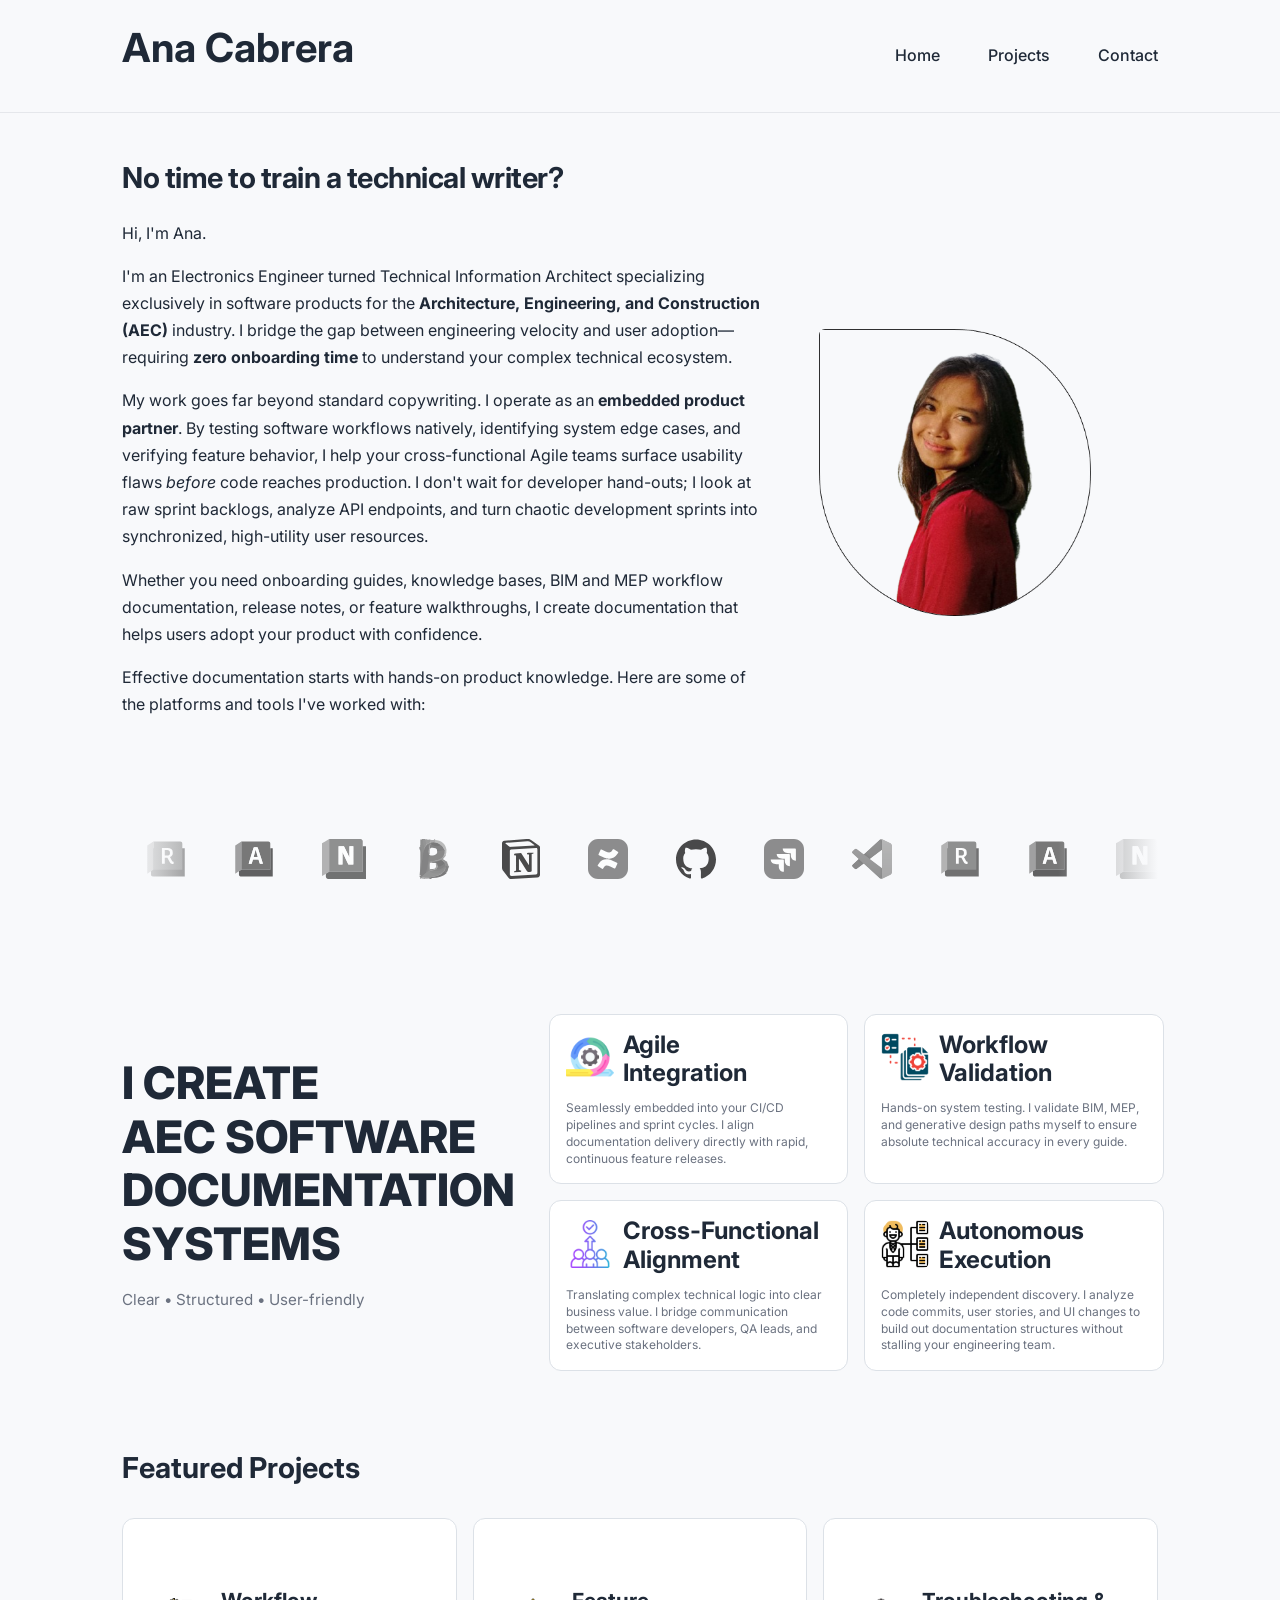
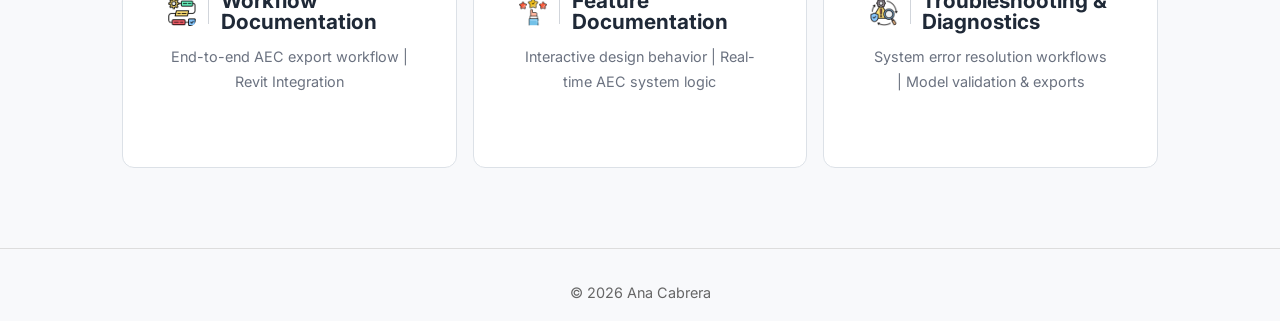
<file: index.html>
<!DOCTYPE html>
<html lang="en">

<head>
  <meta charset="UTF-8">

  <meta
    name="viewport"
    content="width=device-width, initial-scale=1.0"
  >

<link rel="preconnect" href="https://fonts.googleapis.com">
<link rel="preconnect" href="https://fonts.gstatic.com" crossorigin>

<link
  href="https://fonts.googleapis.com/css2?family=Inter:wght@400;500;600;700&display=swap"
  rel="stylesheet"
>

  <title>
    Ana Cabrera | Documentation for AEC Software Products
  </title>

  <link
    rel="stylesheet"
    href="assets/css/style.css"
  >
</head>

<body>
<header>

  <div class="container header-container">

    <h1>Ana Cabrera</h1>

    <nav>
      <a href="index.html">Home</a>
      <a href="projects/index.html">Projects</a>
      <a href="mailto:ana@aectechdocs.com?subject=Inquiry%20via%20AECTechDocs">Contact</a>
    </nav>

  </div>

</header>

<main>
<section>
    <div class="container hero-hook">
      <h2>No time to train a technical writer?</h2>
    </div>
    <div class="container profile-container">
        <div class="profile-container-left">
          <p>Hi, I'm Ana.</p>
          <p>I'm an Electronics Engineer turned Technical Information Architect specializing exclusively in software products for the <b>Architecture, Engineering, and Construction (AEC)</b> industry. I bridge the gap between engineering velocity and user adoption—requiring <b>zero onboarding time</b> to understand your complex technical ecosystem.</p>
          <p>My work goes far beyond standard copywriting. I operate as an <b>embedded product partner</b>. By testing software workflows natively, identifying system edge cases, and verifying feature behavior, I help your cross-functional Agile teams surface usability flaws <i>before</i> code reaches production. I don't wait for developer hand-outs; I look at raw sprint backlogs, analyze API endpoints, and turn chaotic development sprints into synchronized, high-utility user resources.</p>
          <p>Whether you need onboarding guides, knowledge bases, BIM and MEP workflow documentation, release notes, or feature walkthroughs, I create documentation that helps users adopt your product with confidence.</p>
          <p>Effective documentation starts with hands-on product knowledge. Here are some of the platforms and tools I've worked with:</p>
        </div>
        <div class="profile-container-right"><img src="assets/photos/ana.png"></div>
    </div>

</section>

<section class="tools">
    <div class="container">

        <div class="logo-slider">

            <div class="logo-track">
                <div class="logo-set">
                    <div class="logo-item" data-name="Revit">
                        <img src="assets/logos/revit.svg" alt="Revit">
                        <span class="logo-label">Revit</span>
                    </div>

                    <div class="logo-item" data-name="Revit">
                        <img src="assets/logos/autocad.svg" alt="AutoCAD">
                        <span class="logo-label">AutoCAD</span>
                    </div>
                    
                    <div class="logo-item" data-name="Revit">
                        <img src="assets/logos/navisworks.svg" alt="Navisworks">
                        <span class="logo-label">Navisworks</span>
                    </div>

                    <div class="logo-item" data-name="Revit">
                        <img src="assets/logos/bim360.svg" alt="BIM 360">
                        <span class="logo-label">BIM 360</span>
                    </div>

                    <div class="logo-item" data-name="Revit">
                        <img src="assets/logos/notion.svg" alt="Notion">
                        <span class="logo-label">Notion</span>
                    </div>

                    <div class="logo-item" data-name="Revit">
                        <img src="assets/logos/confluence.svg" alt="Confluence">
                        <span class="logo-label">Confluence</span>
                    </div>

                    <div class="logo-item" data-name="Revit">
                        <img src="assets/logos/github.svg" alt="GitHub">
                        <span class="logo-label">GitHub</span>
                    </div>

                    <div class="logo-item" data-name="Revit">
                        <img src="assets/logos/jira.svg" alt="Jira">
                        <span class="logo-label">Jira</span>
                    </div>

                    <div class="logo-item" data-name="Revit">
                        <img src="assets/logos/vscode.svg" alt="VS Code">
                        <span class="logo-label">VS Code</span>
                    </div>

                </div>

                    <!-- duplicate for seamless looping -->

                <div class="logo-set">
                    <div class="logo-item" data-name="Revit">
                        <img src="assets/logos/revit.svg" alt="Revit">
                        <span class="logo-label">Revit</span>
                    </div>

                    <div class="logo-item" data-name="Revit">
                        <img src="assets/logos/autocad.svg" alt="AutoCAD">
                        <span class="logo-label">AutoCAD</span>
                    </div>
                    
                    <div class="logo-item" data-name="Revit">
                        <img src="assets/logos/navisworks.svg" alt="Navisworks">
                        <span class="logo-label">Navisworks</span>
                    </div>

                    <div class="logo-item" data-name="Revit">
                        <img src="assets/logos/bim360.svg" alt="BIM 360">
                        <span class="logo-label">BIM 360</span>
                    </div>

                    <div class="logo-item" data-name="Revit">
                        <img src="assets/logos/notion.svg" alt="Notion">
                        <span class="logo-label">Notion</span>
                    </div>

                    <div class="logo-item" data-name="Revit">
                        <img src="assets/logos/confluence.svg" alt="Confluence">
                        <span class="logo-label">Confluence</span>
                    </div>

                    <div class="logo-item" data-name="Revit">
                        <img src="assets/logos/github.svg" alt="GitHub">
                        <span class="logo-label">GitHub</span>
                    </div>

                    <div class="logo-item" data-name="Revit">
                        <img src="assets/logos/jira.svg" alt="Jira">
                        <span class="logo-label">Jira</span>
                    </div>

                    <div class="logo-item" data-name="Revit">
                        <img src="assets/logos/vscode.svg" alt="VS Code">
                        <span class="logo-label">VS Code</span>
                    </div>

                </div>

            </div>
        </div>
    </div>
</section>

<section class="skills">
  <div class="container skills-container">

    <!-- LEFT COLUMN -->
    <div class="skills-left">
      <div class="skills-left-content">
        <h2>I CREATE <br>AEC SOFTWARE DOCUMENTATION SYSTEMS</h2>
        <p>Clear • Structured • User-friendly</p>
      </div>
    </div>

    <!-- RIGHT COLUMN -->
    <div class="skills-right">

      <div class="skill-card">
        <div class="skill-card-header">
          <img src="assets/icons/agile.png" alt="Agile">
          <h3>Agile <br>Integration</h3>
        </div>
        <p>Seamlessly embedded into your CI/CD pipelines and sprint cycles. I align documentation delivery directly with rapid, continuous feature releases.</p>
      </div>

      <div class="skill-card">
        <div class="skill-card-header">
          <img src="assets/icons/validation.png" alt="Validation">
          <h3>Workflow Validation</h3>
        </div>
        <p>Hands-on system testing. I validate BIM, MEP, and generative design paths myself to ensure absolute technical accuracy in every guide.</p>       
      </div>

      <div class="skill-card">
        <div class="skill-card-header">
          <img src="assets/icons/alignment.png" alt="Alignment">
          <h3>Cross-Functional Alignment</h3>
        </div>
        <p>Translating complex technical logic into clear business value. I bridge communication between software developers, QA leads, and executive stakeholders.</p>
      </div>

      <div class="skill-card">
        <div class="skill-card-header">
          <img src="assets/icons/proactive.png" alt="Proactive">
          <h3>Autonomous Execution</h3>
        </div>
        <p>Completely independent discovery. I analyze code commits, user stories, and UI changes to build out documentation structures without stalling your engineering team.</p>
      </div>

    </div>

  </div>
</section>

<section>
  <div class="container">

    <h2>Featured Projects</h2>

    <div class="project-grid">

      <div class="project-card">
        <div class="project-card-inner">

          <div class="project-card-front">
            <div class="project-card-header">
              <img src="assets/icons/workflow.png" alt="Workflow icon">
              <span class="divider"></span>
              <h3>Workflow Documentation</h3>
            </div>
            <p>End-to-end AEC export workflow | Revit Integration</p>
          </div>

          <div class="project-card-back">
            <p>
              Guides users through a complete process of transferring generated design outputs into a construction modeling environment, ensuring accuracy and continuity between systems.
            </p>
            <a href="projects/hardware-network-setup/" class="project-btn">Open Project</a>
          </div>

        </div>
      </div>

      <div class="project-card">
        <div class="project-card-inner">

          <div class="project-card-front">
            <div class="project-card-header">
              <img src="assets/icons/feature.png" alt="Feature icon">
              <span class="divider"></span>
              <h3>Feature Documentation</h3>
            </div>
            <p>Interactive design behavior | Real-time AEC system logic</p>
          </div>

          <div class="project-card-back">
            <p>
              Explains how users interact with a core system feature, detailing how inputs, controls, and rules shape outcomes within a spatial design workflow.
            </p>
            <a href="projects/hardware-network-setup/" class="project-btn">Open Project</a>
          </div>

        </div>
      </div>

      <div class="project-card">
        <div class="project-card-inner">

          <div class="project-card-front">
            <div class="project-card-header">
              <img src="assets/icons/troubleshooting.png" alt="Troubleshooting icon">
              <span class="divider"></span>
              <h3>Troubleshooting & Diagnostics</h3>
            </div>
            <p>System error resolution workflows | Model validation & exports</p>
          </div>

          <div class="project-card-back">
            <p>
              A structured troubleshooting documentation with general and cause-specific guidelines across multiple articles for clearer and faster issue resolution.
            </p>
            <a href="projects/hardware-network-setup/" class="project-btn">Open Project</a>
          </div>

        </div>
      </div>

    </div>

  </div>
</section>

</main>
<footer>

  <p>
    © 2026 Ana Cabrera
  </p>

</footer>
</body>

</html>
</file>
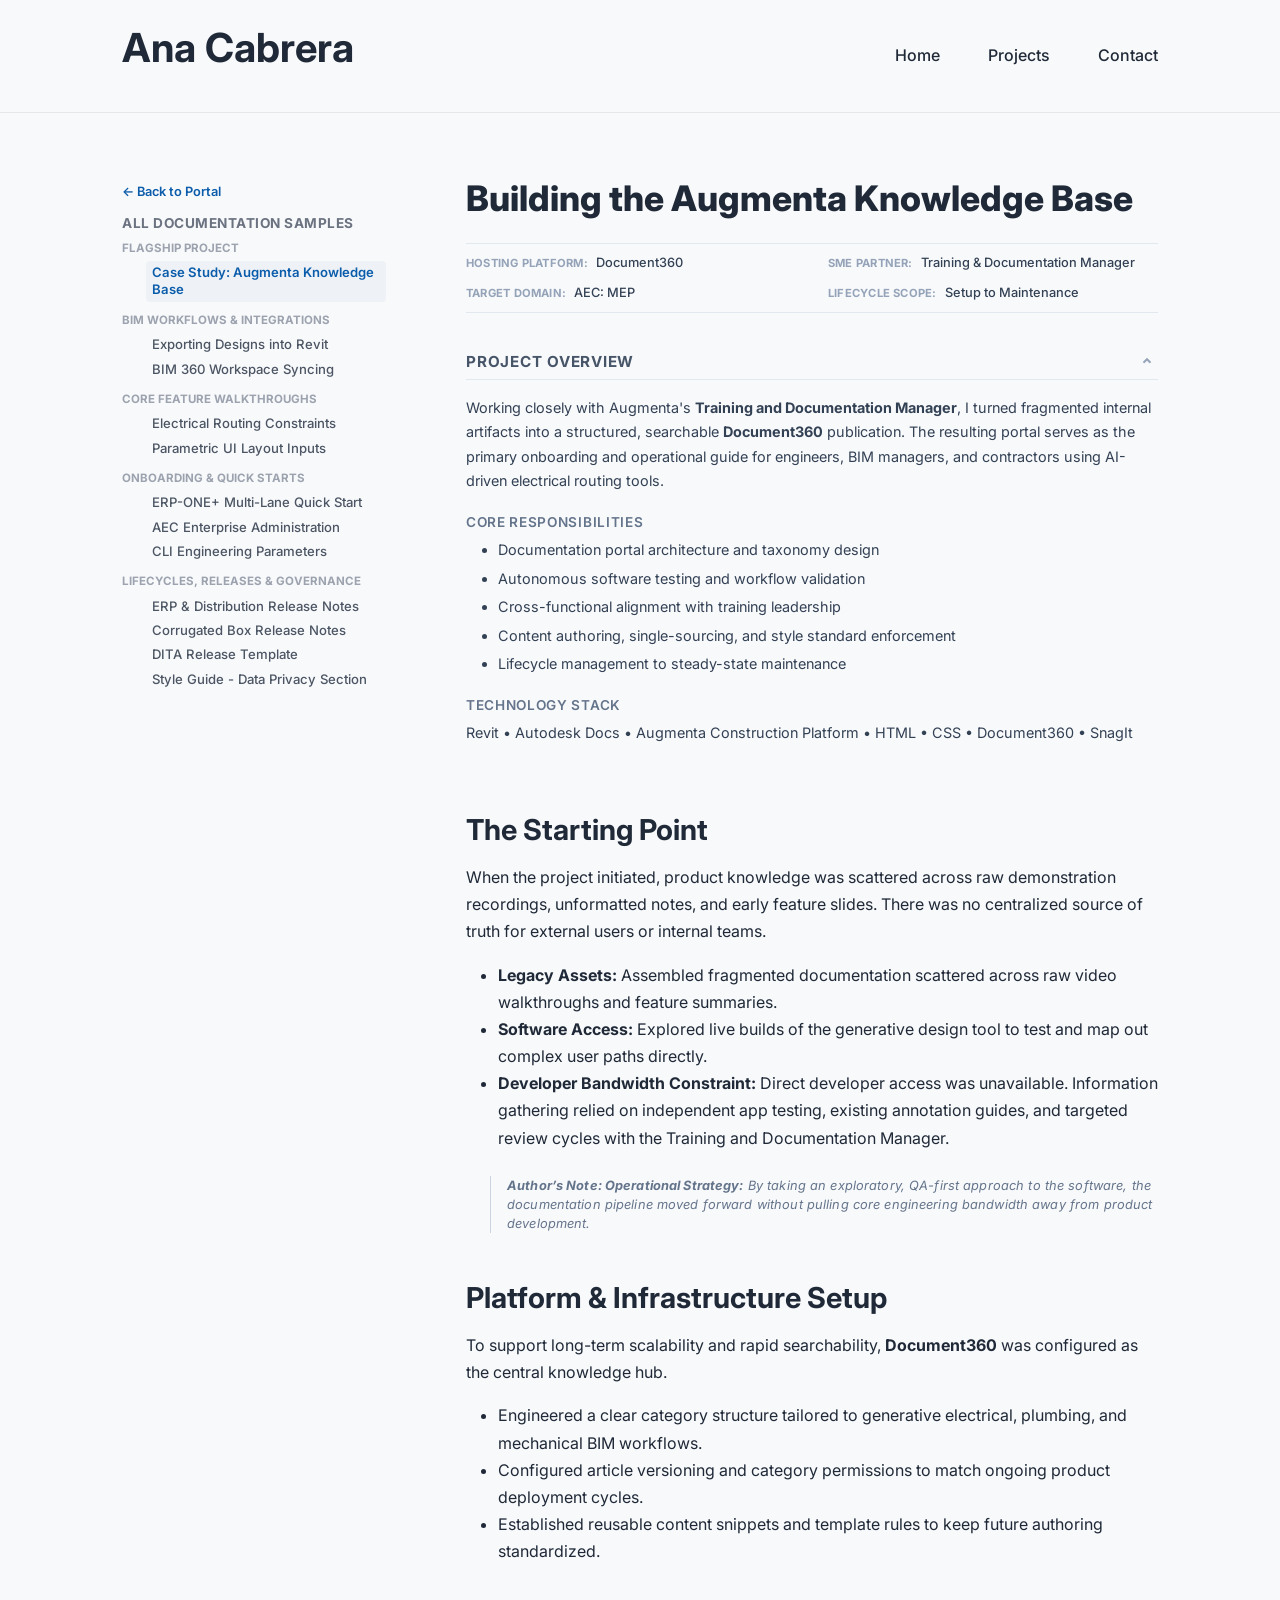
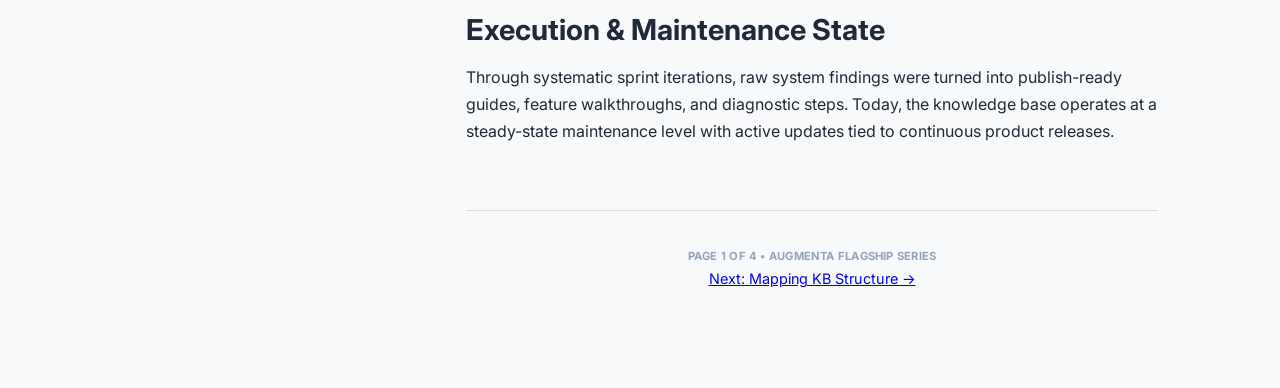
<file: projects/viewer.html>
<!DOCTYPE html>
<html lang="en">
<head>
  <meta charset="UTF-8">
  <meta name="viewport" content="width=device-width, initial-scale=1.0">
  <link rel="preconnect" href="https://fonts.googleapis.com">
  <link rel="preconnect" href="https://fonts.gstatic.com" crossorigin>
  <link href="https://fonts.googleapis.com/css2?family=Inter:wght@400;500;600;700&display=swap" rel="stylesheet">
  
  <title>Documentation Viewer | Ana Cabrera</title>
  
  <link rel="stylesheet" href="../assets/css/style.css">
  <style>
    /* Inline styles specifically covering structural text alignments within the viewer framework */
    .accordion-download-zone {
      margin-top: 1.5rem;
      padding-top: 1.25rem;
      border-top: 1px dashed #cbd5e1;
    }
    .download-notice-text {
      font-size: 0.9rem;
      line-height: 1.5;
      color: #475569;
      margin-bottom: 1rem;
    }
    .btn-download {
      display: inline-flex;
      align-items: center;
      justify-content: center;
      gap: 0.5rem;
      padding: 0.65rem 1.25rem;
      background-color: #0250ae;
      color: #ffffff;
      font-weight: 600;
      font-size: 0.88rem;
      text-decoration: none;
      border-radius: 6px;
      transition: background-color 0.15s ease;
    }
    .btn-download:hover {
      background-color: #01316b;
    }
    .btn-download svg {
      flex-shrink: 0;
    }
  </style>
</head>
<body>

<header>
  <div class="container header-container">
    <h1>Ana Cabrera</h1>
    <nav>
      <a href="../index.html">Home</a>
      <a href="index.html" class="active">Projects</a>
      <a href="mailto:ana@aectechdocs.com?subject=Inquiry%20via%20AECTechDocs">Contact</a>
    </nav>
  </div>
</header>

<div class="container kb-inner-layout">
  
  <aside class="kb-article-sidebar">
    <a href="index.html" class="back-to-portal">← Back to Portal</a>
    <h3>All Documentation Samples</h3>
    <nav class="kb-inner-nav">
      
      <span class="nav-group-title">Flagship Project</span>
      <a href="#" class="nav-link active" data-target="flagship-project-case-study">Case Study: Augmenta Knowledge Base</a>
      
      <span class="nav-group-title">BIM Workflows &amp; Integrations</span>
      <a href="#" class="nav-link" data-target="export-to-revit.html">Exporting Designs into Revit</a>
      <a href="#" class="nav-link" data-target="bim360-sync.html">BIM 360 Workspace Syncing</a>
      
      <span class="nav-group-title">Core Feature Walkthroughs</span>
      <a href="#" class="nav-link" data-target="conduit-routing.html">Electrical Routing Constraints</a>
      <a href="#" class="nav-link" data-target="parametric-inputs.html">Parametric UI Layout Inputs</a>

      <span class="nav-group-title">Onboarding &amp; Quick Starts</span>
      <a href="#" class="nav-link" data-target="erp-one-intro.htm">ERP-ONE+ Multi-Lane Quick Start</a>
      <a href="#" class="nav-link" data-target="enterprise-setup.html">AEC Enterprise Administration</a>
      <a href="#" class="nav-link" data-target="cli-install.html">CLI Engineering Parameters</a>

      <span class="nav-group-title">Lifecycles, Releases &amp; Governance</span>
      <a href="#" class="nav-link" data-target="release-notes-ERP-distribution.htm">ERP &amp; Distribution Release Notes</a>
      <a href="#" class="nav-link" data-target="release-notes-corrugated-manufacturing.htm">Corrugated Box Release Notes</a>
      <a href="#" class="nav-link" data-target="article-template.htm">DITA Release Template</a>
      <a href="#" class="nav-link" data-target="style-guide-data-privacy.html">Style Guide - Data Privacy Section</a>
    </nav>
  </aside>

  <main class="kb-article-content">
    <article class="doc-body" id="doc-render-area">
      <p>Loading documentation sample...</p>
    </article>
  </main>
</div>

<div id="download-modal" class="modal-overlay" aria-hidden="true">
  
  <div id="modal-form-card" class="modal-card">
    <h2>Request Template Download</h2>
    <p>To protect the formatting structural integrity, the source MS Word framework file is shared directly via email link. Enter your email below to get access!</p>
    
    <form action="https://formsubmit.co/ana@aectechdocs.com" method="POST" id="download-request-form">
      <input type="hidden" name="_next" value="javascript:void(0);">
      <input type="hidden" name="_captcha" value="false">
      
      <div class="form-group">
        <label for="visitor-email">Your Email Address</label>
        <input type="email" id="visitor-email" name="email" placeholder="recruiter@company.com" required>
      </div>
      
      <div class="modal-actions-row">
        <button type="button" id="cancel-modal-btn" class="btn-modal-cancel">Cancel</button>
        <button type="submit" class="btn-modal-submit">Submit</button>
      </div>
    </form>
  </div>

  <div id="modal-success-card" class="modal-card" style="display: none;">
    <h2>Request Sent Successfully</h2>
    <p>Thank you for your interest! Your file request has been securely processed. Please monitor your inbox—I will review it and follow up with you shortly.</p>
    <div class="modal-actions-row">
      <button type="button" id="success-close-btn" class="btn-modal-submit">Close</button>
    </div>
  </div>

</div>

<script>
  // Global DOM reference nodes
  const renderArea = document.getElementById('doc-render-area');
  const navLinks = document.querySelectorAll('.nav-link');

  /**
   * 1. CORE CONTENT LOADING ENGINE
   * Fetches article content fragments from the server dynamically
   */
  async function loadArticle(fileName) {
    try {
      renderArea.innerHTML = '<p>Loading documentation sample...</p>';
      
      const response = await fetch(`./content/${fileName}`);
      if (!response.ok) throw new Error('File not found.');
      
      const contentHtml = await response.text();
      renderArea.innerHTML = contentHtml; // Safely injects the pure HTML content
      
      // Fallback Engine: Configures standard files to link directly to the downloads folder
      // (Ignored by article-template.htm since it uses the inline onclick handler)
      bindFallbackDownloadLinks(fileName);
      
      window.scrollTo({ top: 0, behavior: 'smooth' });
    } catch (error) {
      renderArea.innerHTML = `<h2>Error Loading Document</h2><p>The sample content file <b>"${fileName}"</b> could not be fetched. Check that it exists inside your projects/content/ folder.</p>`;
    }
  }

  /**
   * 2. FALLBACK DOWNLOAD MAPPER
   * If a standard article uses an inline download link, this routes it to its matching .docx file
   */
  function bindFallbackDownloadLinks(fileName) {
    if (fileName === 'article-template.htm') return; // Skip entirely for the custom template modal
    
    const inlineBtn = document.getElementById('inline-download-btn');
    if (inlineBtn) {
      const baseName = fileName.substring(0, fileName.lastIndexOf('.'));
      inlineBtn.setAttribute('href', `./downloads/${baseName}.docx`);
    }
  }

  /**
   * 3. INTERACTIVE TEMPLATE REQUEST MODAL HANDLER
   * Triggered directly by the inline onclick="openDownloadModal(event)" attribute inside article-template.htm
   */
  function openDownloadModal(event) {
    // STOPS the URL from changing or resetting to '#'
    event.preventDefault(); 
    event.stopPropagation();

    const modal = document.getElementById('download-modal');
    const formCard = document.getElementById('modal-form-card');
    const successCard = document.getElementById('modal-success-card');
    const cancelBtn = document.getElementById('cancel-modal-btn');
    const successCloseBtn = document.getElementById('success-close-btn');
    const requestForm = document.getElementById('download-request-form');

    // Verify the modal wrapper exists in the HTML
    if (!modal) {
      console.error("The element #download-modal was not found in viewer.html");
      return;
    }

    // Reset view cards to default layout states
    formCard.style.display = 'block';
    successCard.style.display = 'none';
    
    // Make the modal appear on screen
    modal.classList.add('is-active');
    modal.setAttribute('aria-hidden', 'false');

    // Handle Cancel button click
    cancelBtn.onclick = (e) => {
      e.preventDefault();
      modal.classList.remove('is-active');
      modal.setAttribute('aria-hidden', 'true');
      requestForm.reset();
    };

    // Handle Close button click on the success screen
    successCloseBtn.onclick = (e) => {
      e.preventDefault();
      modal.classList.remove('is-active');
      modal.setAttribute('aria-hidden', 'true');
    };

    // Handle Form Submission via Background Email Payload
    requestForm.onsubmit = async (e) => {
      e.preventDefault();
      const submitButton = requestForm.querySelector('.btn-modal-submit');
      submitButton.textContent = "Sending...";
      submitButton.disabled = true;

      try {
        const response = await fetch(requestForm.action, {
          method: 'POST',
          body: new FormData(requestForm),
          headers: { 'Accept': 'application/json' }
        });

        if (response.ok) {
          formCard.style.display = 'none';
          successCard.style.display = 'block';
          requestForm.reset();
        } else {
          throw new Error('Payload error');
        }
      } catch (err) {
        alert("There was an issue sending your request. Please try again or use the Contact page.");
      } finally {
        submitButton.textContent = "Submit";
        submitButton.disabled = false;
      }
    };
  }

  /**
   * 4. SIDEBAR NAVIGATION CLICK ATTACHMENTS
   */
  navLinks.forEach(link => {
    link.addEventListener('click', (e) => {
      e.preventDefault();
      
      navLinks.forEach(l => l.classList.remove('active'));
      link.classList.add('active');
      
      const targetFile = link.getAttribute('data-target');
      loadArticle(targetFile);
      
      window.location.hash = targetFile;
    });
  });

  /**
   * 5. BROWSER HISTORY ROUTER (Handles direct link shares and page reloads)
   */
  function routeByHash() {
    const currentHash = window.location.hash.replace('#', '');
    
    if (currentHash) {
      const matchingLink = document.querySelector(`[data-target="${currentHash}"]`);
      if (matchingLink) {
        navLinks.forEach(l => l.classList.remove('active'));
        matchingLink.classList.add('active');
        loadArticle(currentHash);
        return true;
      }
    }
    return false;
  }

  // Monitor backward/forward browser navigation actions
  window.addEventListener('hashchange', routeByHash);

  // Initialize route selection when app tree finishes bootstrapping
  window.addEventListener('DOMContentLoaded', () => {
    const successfullyRouted = routeByHash();
    if (!successfullyRouted) {
      const defaultLink = document.querySelector('.nav-link.active');
      if (defaultLink) {
        loadArticle(defaultLink.getAttribute('data-target'));
      }
    }
  });
</script>

</body>
</html>
</file>
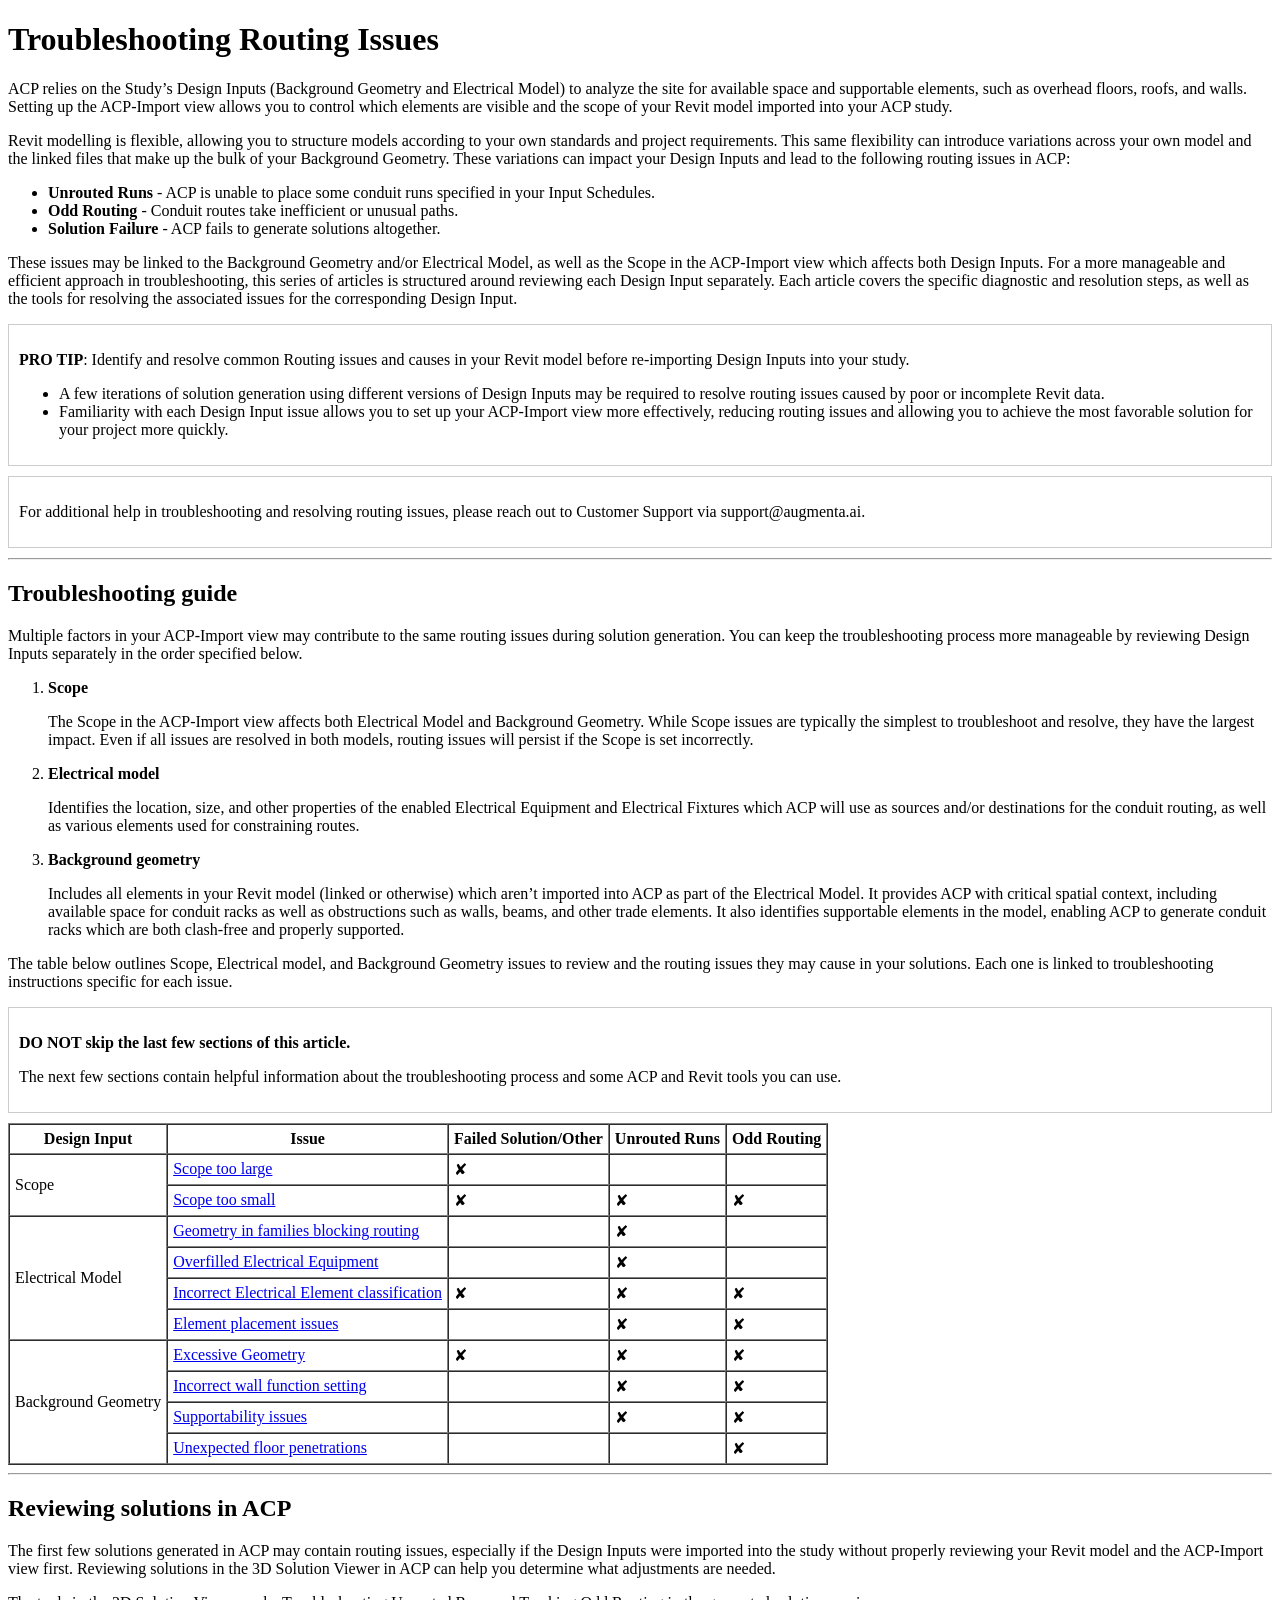
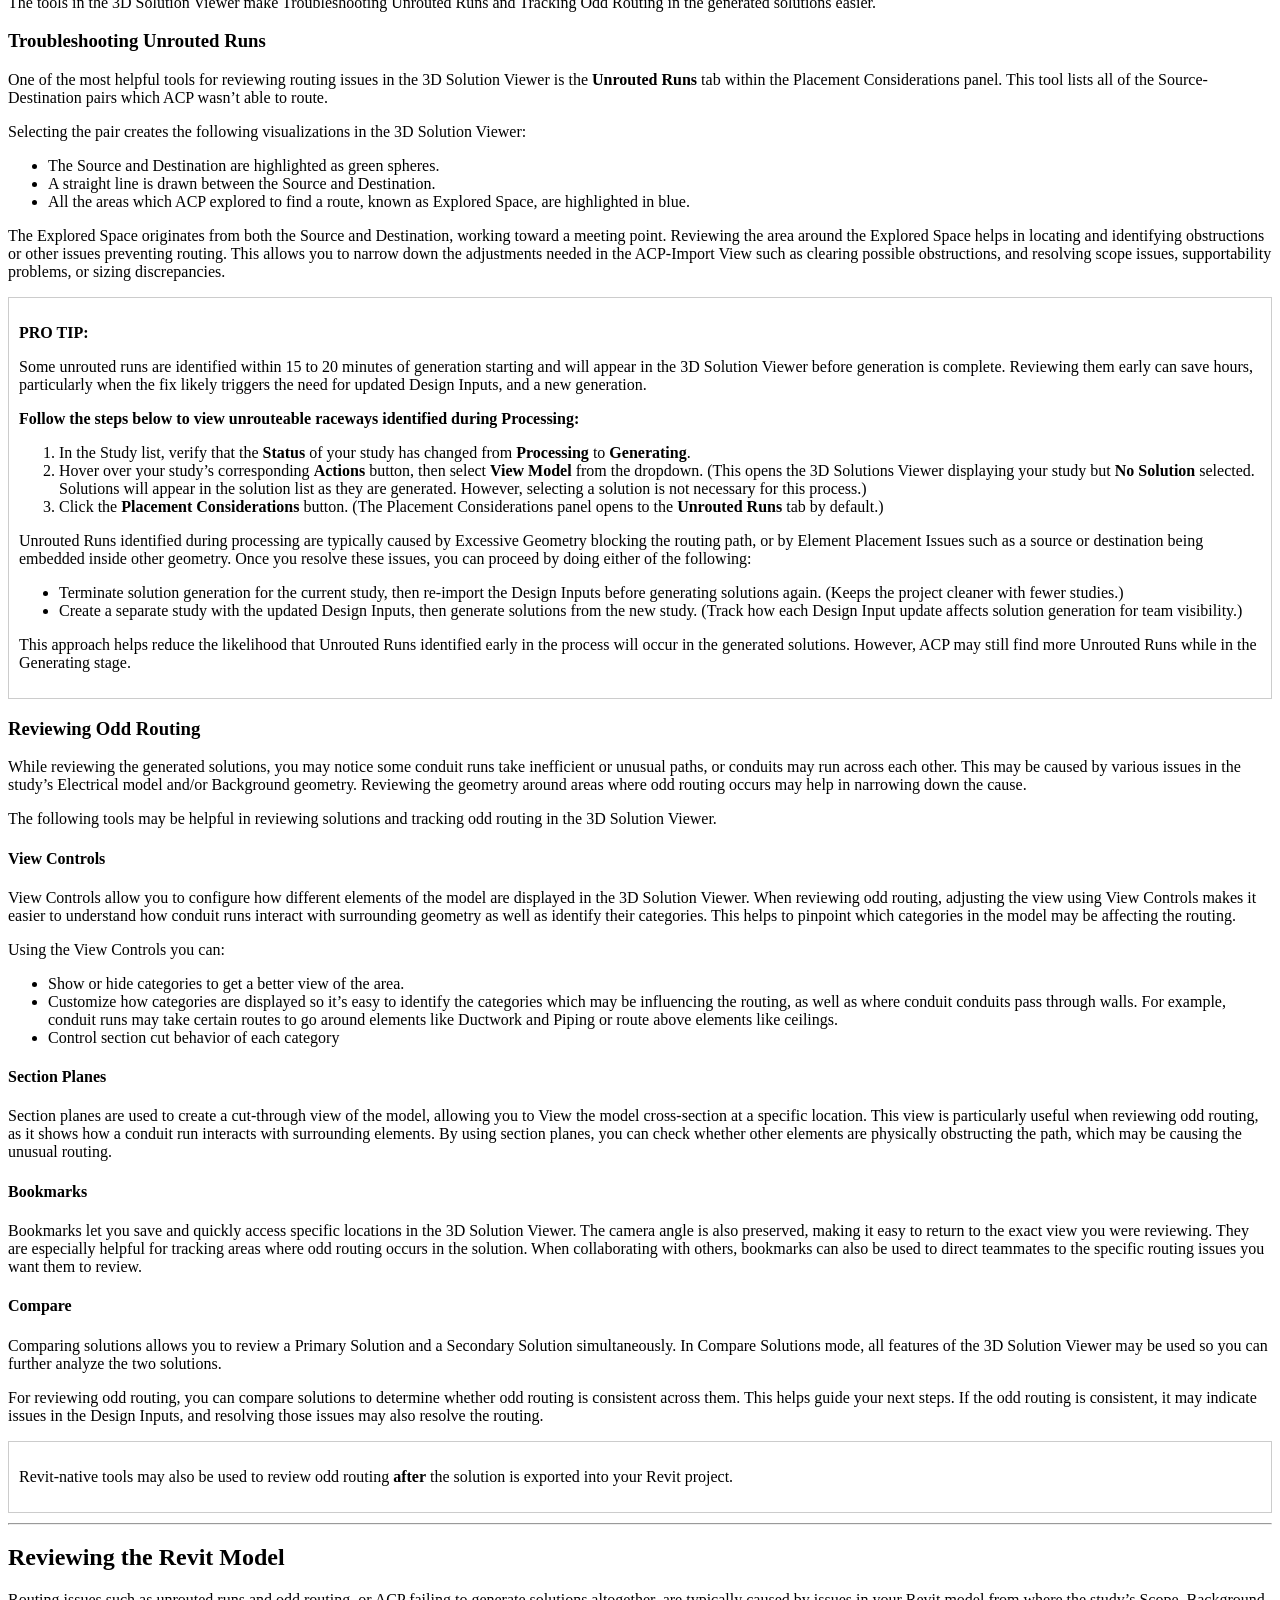
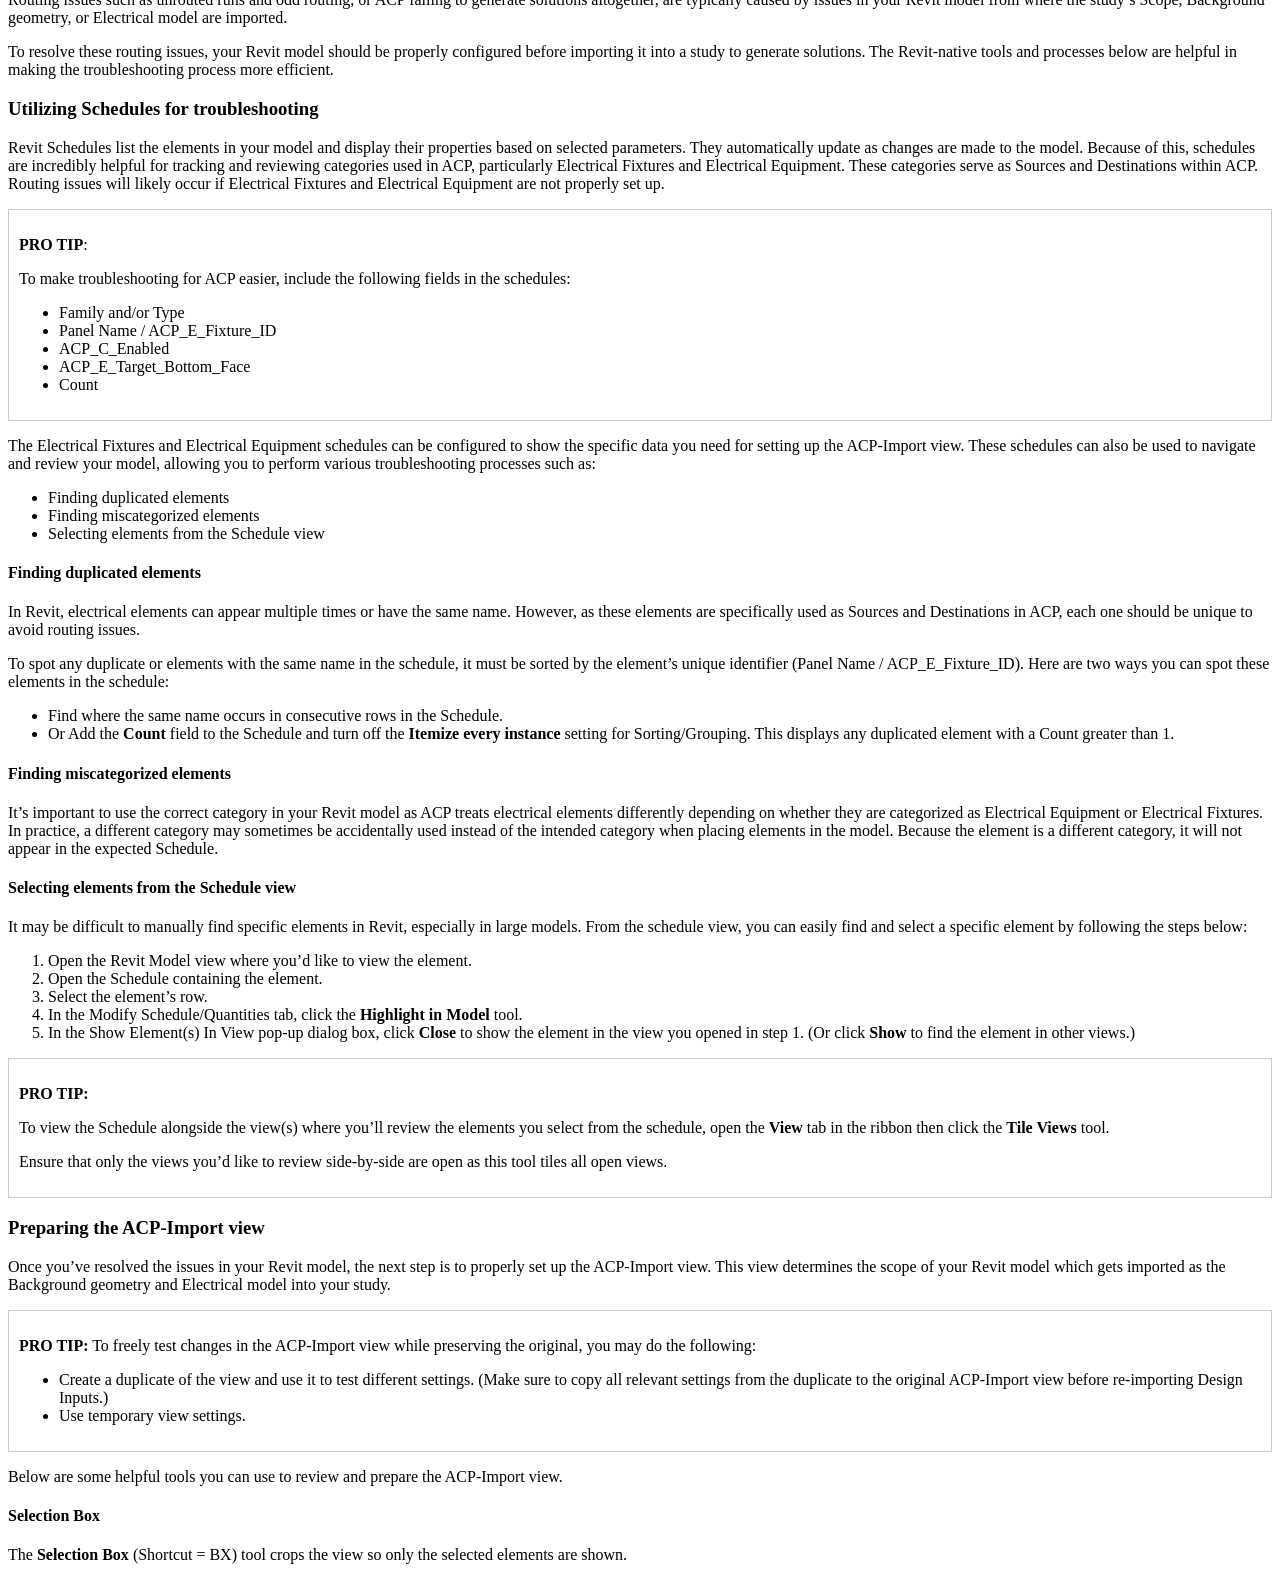
<file: projects/content/generative-AI-automatic-routing.html>
<?xml version="1.0" encoding="UTF-8"?>
<!DOCTYPE html PUBLIC "-//W3C//DTD XHTML 1.1//EN" "http://www.w3.org/TR/xhtml11/DTD/xhtml11.dtd">
<html xmlns="http://www.w3.org/1999/xhtml" xml:lang="en">
<head>
    <title>Troubleshooting Routing Issues</title>
</head>
<body>

    <h1>Troubleshooting Routing Issues</h1>

    <p>ACP relies on the Study’s Design Inputs (Background Geometry and Electrical Model) to analyze the site for available space and supportable elements, such as overhead floors, roofs, and walls. Setting up the ACP-Import view allows you to control which elements are visible and the scope of your Revit model imported into your ACP study.</p>

    <p>Revit modelling is flexible, allowing you to structure models according to your own standards and project requirements. This same flexibility can introduce variations across your own model and the linked files that make up the bulk of your Background Geometry. These variations can impact your Design Inputs and lead to the following routing issues in ACP:</p>

    <ul>
        <li><strong>Unrouted Runs</strong> - ACP is unable to place some conduit runs specified in your Input Schedules.</li>
        <li><strong>Odd Routing</strong> - Conduit routes take inefficient or unusual paths.</li>
        <li><strong>Solution Failure</strong> - ACP fails to generate solutions altogether.</li>
    </ul>

    <p>These issues may be linked to the Background Geometry and/or Electrical Model, as well as the Scope in the ACP-Import view which affects both Design Inputs. For a more manageable and efficient approach in troubleshooting, this series of articles is structured around reviewing each Design Input separately. Each article covers the specific diagnostic and resolution steps, as well as the tools for resolving the associated issues for the corresponding Design Input.</p>

    <div class="pro-tip" style="border: 1px solid #ccc; padding: 10px; margin: 10px 0;">
        <p><strong>PRO TIP</strong>: Identify and resolve common Routing issues and causes in your Revit model before re-importing Design Inputs into your study.</p>
        <ul>
            <li>A few iterations of solution generation using different versions of Design Inputs may be required to resolve routing issues caused by poor or incomplete Revit data.</li>
            <li>Familiarity with each Design Input issue allows you to set up your ACP-Import view more effectively, reducing routing issues and allowing you to achieve the most favorable solution for your project more quickly.</li>
        </ul>
    </div>

    <div class="support-note" style="border: 1px solid #ccc; padding: 10px; margin: 10px 0;">
        <p>For additional help in troubleshooting and resolving routing issues, please reach out to Customer Support via support@augmenta.ai.</p>
    </div>

    <hr />

    <h2>Troubleshooting guide</h2>

    <p>Multiple factors in your ACP-Import view may contribute to the same routing issues during solution generation. You can keep the troubleshooting process more manageable by reviewing Design Inputs separately in the order specified below.</p>

    <ol>
        <li>
            <strong>Scope</strong>
            <p>The Scope in the ACP-Import view affects both Electrical Model and Background Geometry. While Scope issues are typically the simplest to troubleshoot and resolve, they have the largest impact. Even if all issues are resolved in both models, routing issues will persist if the Scope is set incorrectly.</p>
        </li>
        <li>
            <strong>Electrical model</strong>
            <p>Identifies the location, size, and other properties of the enabled Electrical Equipment and Electrical Fixtures which ACP will use as sources and/or destinations for the conduit routing, as well as various elements used for constraining routes.</p>
        </li>
        <li>
            <strong>Background geometry</strong>
            <p>Includes all elements in your Revit model (linked or otherwise) which aren’t imported into ACP as part of the Electrical Model. It provides ACP with critical spatial context, including available space for conduit racks as well as obstructions such as walls, beams, and other trade elements. It also identifies supportable elements in the model, enabling ACP to generate conduit racks which are both clash-free and properly supported.</p>
        </li>
    </ol>

    <p>The table below outlines Scope, Electrical model, and Background Geometry issues to review and the routing issues they may cause in your solutions. Each one is linked to troubleshooting instructions specific for each issue.</p>

    <div class="warning-note" style="border: 1px solid #ccc; padding: 10px; margin: 10px 0;">
        <p><strong>DO NOT skip the last few sections of this article.</strong></p>
        <p>The next few sections contain helpful information about the troubleshooting process and some ACP and Revit tools you can use.</p>
    </div>

    <table border="1" cellpadding="5" cellspacing="0" summary="Scope, Electrical model, and Background Geometry issues mapped to routing issues.">
        <thead>
            <tr>
                <th>Design Input</th>
                <th>Issue</th>
                <th>Failed Solution/Other</th>
                <th>Unrouted Runs</th>
                <th>Odd Routing</th>
            </tr>
        </thead>
        <tbody>
            <tr>
                <td rowspan="2">Scope</td>
                <td><a href="viewer.html?doc=scope-issues#scope-too-large">Scope too large</a></td>
                <td>✘</td>
                <td></td>
                <td></td>
            </tr>
            <tr>
                <td><a href="viewer.html?doc=scope-issues#scope-too-small">Scope too small</a></td>
                <td>✘</td>
                <td>✘</td>
                <td>✘</td>
            </tr>
            <tr>
                <td rowspan="4">Electrical Model</td>
                <td><a href="viewer.html?doc=troubleshooting-routing-issues#geometry-in-families-blocking-routing">Geometry in families blocking routing</a></td>
                <td></td>
                <td>✘</td>
                <td></td>
            </tr>
            <tr>
                <td><a href="viewer.html?doc=troubleshooting-routing-issues#overfilled-electrical-equipment">Overfilled Electrical Equipment</a></td>
                <td></td>
                <td>✘</td>
                <td></td>
            </tr>
            <tr>
                <td><a href="viewer.html?doc=troubleshooting-routing-issues#incorrect-electrical-element-classification">Incorrect Electrical Element classification</a></td>
                <td>✘</td>
                <td>✘</td>
                <td>✘</td>
            </tr>
            <tr>
                <td><a href="viewer.html?doc=troubleshooting-routing-issues#element-placement-issues">Element placement issues</a></td>
                <td></td>
                <td>✘</td>
                <td>✘</td>
            </tr>
            <tr>
                <td rowspan="4">Background Geometry</td>
                <td><a href="viewer.html?doc=background-geometry-issues#excessive-geometry">Excessive Geometry</a></td>
                <td>✘</td>
                <td>✘</td>
                <td>✘</td>
            </tr>
            <tr>
                <td><a href="viewer.html?doc=background-geometry-issues#incorrect-wall-function-setting">Incorrect wall function setting</a></td>
                <td></td>
                <td>✘</td>
                <td>✘</td>
            </tr>
            <tr>
                <td><a href="viewer.html?doc=background-geometry-issues#supportability-issues">Supportability issues</a></td>
                <td></td>
                <td>✘</td>
                <td>✘</td>
            </tr>
            <tr>
                <td><a href="viewer.html?doc=background-geometry-issues#unexpected-floor-penetrations">Unexpected floor penetrations</a></td>
                <td></td>
                <td></td>
                <td>✘</td>
            </tr>
        </tbody>
    </table>

    <hr />

    <h2>Reviewing solutions in ACP</h2>

    <p>The first few solutions generated in ACP may contain routing issues, especially if the Design Inputs were imported into the study without properly reviewing your Revit model and the ACP-Import view first. Reviewing solutions in the 3D Solution Viewer in ACP can help you determine what adjustments are needed.</p>

    <p>The tools in the 3D Solution Viewer make Troubleshooting Unrouted Runs and Tracking Odd Routing in the generated solutions easier.</p>

    <h3>Troubleshooting Unrouted Runs</h3>

    <p>One of the most helpful tools for reviewing routing issues in the 3D Solution Viewer is the <strong>Unrouted Runs</strong> tab within the Placement Considerations panel. This tool lists all of the Source-Destination pairs which ACP wasn’t able to route.</p>

    <p>Selecting the pair creates the following visualizations in the 3D Solution Viewer:</p>

    <ul>
        <li>The Source and Destination are highlighted as green spheres.</li>
        <li>A straight line is drawn between the Source and Destination.</li>
        <li>All the areas which ACP explored to find a route, known as Explored Space, are highlighted in blue.</li>
    </ul>

    <p>The Explored Space originates from both the Source and Destination, working toward a meeting point. Reviewing the area around the Explored Space helps in locating and identifying obstructions or other issues preventing routing. This allows you to narrow down the adjustments needed in the ACP-Import View such as clearing possible obstructions, and resolving scope issues, supportability problems, or sizing discrepancies.</p>

    <div class="pro-tip" style="border: 1px solid #ccc; padding: 10px; margin: 10px 0;">
        <p><strong>PRO TIP:</strong></p>
        <p>Some unrouted runs are identified within 15 to 20 minutes of generation starting and will appear in the 3D Solution Viewer before generation is complete. Reviewing them early can save hours, particularly when the fix likely triggers the need for updated Design Inputs, and a new generation.</p>
        <p><strong>Follow the steps below to view unrouteable raceways identified during Processing:</strong></p>
        <ol>
            <li>In the Study list, verify that the <strong>Status</strong> of your study has changed from <strong>Processing</strong> to <strong>Generating</strong>.</li>
            <li>Hover over your study’s corresponding <strong>Actions</strong> button, then select <strong>View Model</strong> from the dropdown. (This opens the 3D Solutions Viewer displaying your study but <strong>No Solution</strong> selected. Solutions will appear in the solution list as they are generated. However, selecting a solution is not necessary for this process.)</li>
            <li>Click the <strong>Placement Considerations</strong> button. (The Placement Considerations panel opens to the <strong>Unrouted Runs</strong> tab by default.)</li>
        </ol>
        <p>Unrouted Runs identified during processing are typically caused by Excessive Geometry blocking the routing path, or by Element Placement Issues such as a source or destination being embedded inside other geometry. Once you resolve these issues, you can proceed by doing either of the following:</p>
        <ul>
            <li>Terminate solution generation for the current study, then re-import the Design Inputs before generating solutions again. (Keeps the project cleaner with fewer studies.)</li>
            <li>Create a separate study with the updated Design Inputs, then generate solutions from the new study. (Track how each Design Input update affects solution generation for team visibility.)</li>
        </ul>
        <p>This approach helps reduce the likelihood that Unrouted Runs identified early in the process will occur in the generated solutions. However, ACP may still find more Unrouted Runs while in the Generating stage.</p>
    </div>

    <h3>Reviewing Odd Routing</h3>

    <p>While reviewing the generated solutions, you may notice some conduit runs take inefficient or unusual paths, or conduits may run across each other. This may be caused by various issues in the study’s Electrical model and/or Background geometry. Reviewing the geometry around areas where odd routing occurs may help in narrowing down the cause.</p>

    <p>The following tools may be helpful in reviewing solutions and tracking odd routing in the 3D Solution Viewer.</p>

    <h4>View Controls</h4>

    <p>View Controls allow you to configure how different elements of the model are displayed in the 3D Solution Viewer. When reviewing odd routing, adjusting the view using View Controls makes it easier to understand how conduit runs interact with surrounding geometry as well as identify their categories. This helps to pinpoint which categories in the model may be affecting the routing.</p>

    <p>Using the View Controls you can:</p>

    <ul>
        <li>Show or hide categories to get a better view of the area.</li>
        <li>Customize how categories are displayed so it’s easy to identify the categories which may be influencing the routing, as well as where conduit conduits pass through walls. For example, conduit runs may take certain routes to go around elements like Ductwork and Piping or route above elements like ceilings.</li>
        <li>Control section cut behavior of each category</li>
    </ul>

    <h4>Section Planes</h4>

    <p>Section planes are used to create a cut-through view of the model, allowing you to View the model cross-section at a specific location. This view is particularly useful when reviewing odd routing, as it shows how a conduit run interacts with surrounding elements. By using section planes, you can check whether other elements are physically obstructing the path, which may be causing the unusual routing.</p>

    <h4>Bookmarks</h4>

    <p>Bookmarks let you save and quickly access specific locations in the 3D Solution Viewer. The camera angle is also preserved, making it easy to return to the exact view you were reviewing. They are especially helpful for tracking areas where odd routing occurs in the solution. When collaborating with others, bookmarks can also be used to direct teammates to the specific routing issues you want them to review.</p>

    <h4>Compare</h4>

    <p>Comparing solutions allows you to review a Primary Solution and a Secondary Solution simultaneously. In Compare Solutions mode, all features of the 3D Solution Viewer may be used so you can further analyze the two solutions.</p>

    <p>For reviewing odd routing, you can compare solutions to determine whether odd routing is consistent across them. This helps guide your next steps. If the odd routing is consistent, it may indicate issues in the Design Inputs, and resolving those issues may also resolve the routing.</p>

    <div class="pro-tip" style="border: 1px solid #ccc; padding: 10px; margin: 10px 0;">
        <p>Revit-native tools may also be used to review odd routing <strong>after</strong> the solution is exported into your Revit project.</p>
    </div>

    <hr />

    <h2>Reviewing the Revit Model</h2>

    <p>Routing issues such as unrouted runs and odd routing, or ACP failing to generate solutions altogether, are typically caused by issues in your Revit model from where the study’s Scope, Background geometry, or Electrical model are imported.</p>

    <p>To resolve these routing issues, your Revit model should be properly configured before importing it into a study to generate solutions. The Revit-native tools and processes below are helpful in making the troubleshooting process more efficient.</p>

    <h3>Utilizing Schedules for troubleshooting</h3>

    <p>Revit Schedules list the elements in your model and display their properties based on selected parameters. They automatically update as changes are made to the model. Because of this, schedules are incredibly helpful for tracking and reviewing categories used in ACP, particularly Electrical Fixtures and Electrical Equipment. These categories serve as Sources and Destinations within ACP. Routing issues will likely occur if Electrical Fixtures and Electrical Equipment are not properly set up.</p>

    <div class="pro-tip" style="border: 1px solid #ccc; padding: 10px; margin: 10px 0;">
        <p><strong>PRO TIP</strong>:</p>
        <p>To make troubleshooting for ACP easier, include the following fields in the schedules:</p>
        <ul>
            <li>Family and/or Type</li>
            <li>Panel Name / ACP_E_Fixture_ID</li>
            <li>ACP_C_Enabled</li>
            <li>ACP_E_Target_Bottom_Face</li>
            <li>Count</li>
        </ul>
    </div>

    <p>The Electrical Fixtures and Electrical Equipment schedules can be configured to show the specific data you need for setting up the ACP-Import view. These schedules can also be used to navigate and review your model, allowing you to perform various troubleshooting processes such as:</p>

    <ul>
        <li>Finding duplicated elements</li>
        <li>Finding miscategorized elements</li>
        <li>Selecting elements from the Schedule view</li>
    </ul>

    <h4>Finding duplicated elements</h4>

    <p>In Revit, electrical elements can appear multiple times or have the same name. However, as these elements are specifically used as Sources and Destinations in ACP, each one should be unique to avoid routing issues.</p>

    <p>To spot any duplicate or elements with the same name in the schedule, it must be sorted by the element’s unique identifier (Panel Name / ACP_E_Fixture_ID). Here are two ways you can spot these elements in the schedule:</p>

    <ul>
        <li>Find where the same name occurs in consecutive rows in the Schedule.</li>
        <li>Or Add the <strong>Count</strong> field to the Schedule and turn off the <strong>Itemize every instance</strong> setting for Sorting/Grouping. This displays any duplicated element with a Count greater than 1.</li>
    </ul>

    <h4>Finding miscategorized elements</h4>

    <p>It’s important to use the correct category in your Revit model as ACP treats electrical elements differently depending on whether they are categorized as Electrical Equipment or Electrical Fixtures. In practice, a different category may sometimes be accidentally used instead of the intended category when placing elements in the model. Because the element is a different category, it will not appear in the expected Schedule.</p>

    <h4>Selecting elements from the Schedule view</h4>

    <p>It may be difficult to manually find specific elements in Revit, especially in large models. From the schedule view, you can easily find and select a specific element by following the steps below:</p>

    <ol>
        <li>Open the Revit Model view where you’d like to view the element.</li>
        <li>Open the Schedule containing the element.</li>
        <li>Select the element’s row.</li>
        <li>In the Modify Schedule/Quantities tab, click the <strong>Highlight in Model</strong> tool.</li>
        <li>In the Show Element(s) In View pop-up dialog box, click <strong>Close</strong> to show the element in the view you opened in step 1. (Or click <strong>Show</strong> to find the element in other views.)</li>
    </ol>

    <div class="pro-tip" style="border: 1px solid #ccc; padding: 10px; margin: 10px 0;">
        <p><strong>PRO TIP:</strong></p>
        <p>To view the Schedule alongside the view(s) where you’ll review the elements you select from the schedule, open the <strong>View</strong> tab in the ribbon then click the <strong>Tile Views</strong> tool.</p>
        <p>Ensure that only the views you’d like to review side-by-side are open as this tool tiles all open views.</p>
    </div>

    <h3>Preparing the ACP-Import view</h3>

    <p>Once you’ve resolved the issues in your Revit model, the next step is to properly set up the ACP-Import view. This view determines the scope of your Revit model which gets imported as the Background geometry and Electrical model into your study.</p>

    <div class="pro-tip" style="border: 1px solid #ccc; padding: 10px; margin: 10px 0;">
        <p><strong>PRO TIP:</strong> To freely test changes in the ACP-Import view while preserving the original, you may do the following:</p>
        <ul>
            <li>Create a duplicate of the view and use it to test different settings. (Make sure to copy all relevant settings from the duplicate to the original ACP-Import view before re-importing Design Inputs.)</li>
            <li>Use temporary view settings.</li>
        </ul>
    </div>

    <p>Below are some helpful tools you can use to review and prepare the ACP-Import view.</p>

    <h4>Selection Box</h4>

    <p>The <strong>Selection Box</strong> (Shortcut = BX) tool crops the view so only the selected elements are shown.</p>

</body>
</html>
</file>
<file: assets/css/style.css>
/* RESET */

* {
  margin: 0;
  padding: 0;
  box-sizing: border-box;
}

/* GLOBAL */

body {
  font-family: 'Inter', sans-serif;
  line-height: 1.7;
  color: #1f2937;
  background-color: #f8f9fb;
}

.container {
  max-width: 1100px;
  margin: auto;
  padding: 0 2rem;
}

/* TYPOGRAPHY */

h1,
h2,
h3 {
  line-height: 1.2;
  margin-bottom: 1rem;
}

h1 {
  font-size: 2.5rem;
  font-weight: 700;
}

h2 {
  font-size: 1.8rem;
  margin-top: 3rem;
}

h3 {
  font-size: 1.3rem;
}

p,
li {
  margin-bottom: 1rem;
}

/* LISTS **/
ol,
ul,
ol li,
ul li {
  margin-left: 12pt;
  margin-bottom: 0pt;
}

/* SECTION DIVIDER */
.section-divider {
  margin-top: 2rem;
  margin-bottom: 2rem;
  border: 0;
  border-top: 1px solid #e2e8f0;
}

/* HEADER */

header {
  width: 100%;
  padding: 1.5rem 0;
  border-bottom: 1px solid #e5e7eb;
  background: #f8f9fb;
}

.hero-hook {
  font-size: 3rem;
  font-weight: 800;
  margin-bottom: 1.5rem;
  letter-spacing: -0.5px;
}

/* Responsive adjustment for mobile screens */
@media (max-width: 768px) {
  .hero-hook {
    font-size: 2rem; /* Scales down smoothly so it doesn't clip on phones */
    margin-bottom: 1rem;
  }
}

/* CONTAINERS */

.header-container {
  display: flex;
  justify-content: space-between;
  align-items: center;
}

.profile-container {
  margin-top: 1rem;

  align-items: center;
  display: grid;
  grid-template-columns: 65% 35%;
  gap: 1.5rem;
}

.profile-container-left{
  display:block;
  align-items: center;
}

.profile-container-left p {
  max-width: 650px;
}

.profile-container-right {
  margin: 0;
}

.profile-container-right img {
  width: auto;
  max-width: 17rem;
}

/* LOGO */

.logo h1 {
  font-size: 1.8rem;
}

/* NAVIGATION */

nav {
  display: flex;
  gap: 1.5rem;
}

nav a {
  text-decoration: none;
  margin-left: 1.5rem;
  color: #1f2937;
  font-weight: 500;
}

nav a:hover {
  color: #0696D7;
  text-decoration: none;
}

/* SECTIONS */

section {
  margin-bottom: 5rem;
}

/* LOGO CAROUSEL */
/* TOOLS SECTION */

.tools {
  margin: 5rem 0;
}

/* SLIDER CONTAINER */

.logo-slider {
  overflow-x: hidden;
  overflow-y: visible;
  position: relative;
  margin-top: 2rem;
  padding: 1.5rem 0;
  white-space: nowrap;
}

.logo-track {
  display: flex;
  width: max-content;
  animation: scroll 22s linear infinite;
}

.logo-set {
  display: flex;
  align-items: center;
}

/* LOGOS */

.logo-set img {
  /*height: 500px;*/
  /*opacity: 0.7;*/
  /*filter: grayscale(100%);*/
  padding: 0 0.5rem;
  margin: 0 1rem;
}

.logo-set img:hover {
  opacity: 1;
}

/* ANIMATION */

@keyframes scroll {
  0% {
    transform: translateX(0);
  }

  100% {
    transform: translateX(-50%);
  }
}

/* ON HOVER */
.logo-track:hover {
  animation-play-state: paused;
}

.logo-item {
  display: flex;
  flex-direction: column;
  align-items: center;
  justify-content: center;

  /*margin: 0 3rem;*/
  position: relative;

  transition: transform 0.25s ease;
}

.logo-item img {
  height: 40px;
  opacity: 0.7;
  filter: grayscale(100%);
  transition: all 0.25s ease;
}

.logo-item:hover img {
  transform: scale(1.6);
  opacity: 1;
  filter: grayscale(0%);
}

.logo-label {
  margin-top: 0.5rem;
  font-size: 0.85rem;
  color: #1f2937;

  opacity: 0;
  transform: translateY(6px);
  transition: all 0.25s ease;

  white-space: nowrap;
}

.logo-item:hover .logo-label {
  opacity: 1;
  transform: translateY(0);
}

/* SCROLL GRADIENT */
.logo-slider::before,
.logo-slider::after {
  content: "";

  position: absolute;

  top: 0;

  width: 100px;
  height: 100%;

  z-index: 2;
}

.logo-slider::before {
  left: 0;

  background: linear-gradient(
    to right,
    #f8f9fb,
    transparent
  );
}

.logo-slider::after {
  right: 0;

  background: linear-gradient(
    to left,
    #f8f9fb,
    transparent
  );
}

/* SKILLS SECTION*/
.skills {
  margin: 5rem 0;
}

.skills-container {
  display: grid;
  grid-template-columns: 35% 65%;
  gap: 4rem;

  align-items: stretch;
}

.skills-left {
  display: flex;
  align-items: center; /* vertically centers text inside full height */
}

.skills-left-content {
  display: flex;
  flex-direction: column;
  justify-content: center; /* vertically centers text block */
  height: 100%;
}

.skills-left h2 {
  font-size: 2.8rem;
  font-weight: 800;
  text-transform: uppercase;
  line-height: 1.2;
  margin: 0;
}

.skills-left p {
  margin-top: 1rem;
  font-size: 0.95rem;
  color: #6b7280;
  line-height: 1.6;
  max-width: 90%;
}

.skills-right {
  display: grid;
  grid-template-columns: repeat(2, 1fr);
  gap: 1rem;
  max-width: 615px;

  align-content: stretch; /* IMPORTANT */
}

.skill-card {
  width: 100%;

  border: 1px solid #dce1e7;
  border-radius: 12px;
  padding: 1rem;

  background: white;

  display: flex;
  flex-direction: column;
  gap: 0.75rem;

  min-height: 150px; /* key for uniformity */
}

.skill-card-header {
  display: flex;
  align-items: flex-start;
  gap: 0.6rem;
}

.skill-card h3 {
  font-size: 1.5rem;
  font-weight: 700;
  margin: 0;
  line-height: 1.2;

  overflow-wrap: anywhere;
}

.skill-card p {
  margin: 0;
  font-size: 0.75rem;
  color: #6b7280;
  line-height: 1.4;
}

.skill-card img {
  height: 3em;   /* matches H3 font size */
  width: auto;
  flex-shrink: 0;
  margin-top: 0.15em;
}

/* PROJECT CARDS */

.project-grid {
  display: grid;
  grid-template-columns: repeat(3, 1fr);
  gap: 1rem;
  margin-top: 2rem;
}

.project-card {
  text-decoration: none;
  color: inherit;

  height: 250px;
  perspective: 1000px;
}

.project-card-inner {
  position: relative;

  width: 100%;
  height: 100%;

  transition: transform 0.7s;
  transform-style: preserve-3d;
}

.project-card:hover .project-card-inner {
  transform: rotateY(180deg);
}

.project-card-front,
.project-card-back {
  position: absolute;
  width: 100%;
  height: 100%;
  border: 1px solid #dce1e7;
  border-radius: 12px;
  padding: 2rem;
  backface-visibility: hidden;
  background: white;
}

.project-card-front {
  display: flex;
  flex-direction: column;
  justify-content: center;

  align-items: center;

  gap: 0.8rem;

  text-align: center;
  padding: 2rem;
}

.project-card-back {
  display: flex;
  align-items: center;
  justify-content: center;
  text-align: center;

  transform: rotateY(180deg);
  font-size: 0.95rem;
  line-height: 1.6;

  flex-direction: column;
  gap: 1rem;
}

.project-card-header {
  display: flex;
  align-items: center;
  justify-content: center;
  gap: 0.75rem;
  max-width: 90%;
}

.project-card-header img {
  width: 28px;
  height: 28px;
  flex-shrink: 0;
  display: block;
}

.project-card-header h3 {
  margin: 0;
  line-height: 1.2;
  text-align: left;
  max-width: 100%;
  min-width: 0;
  overflow-wrap: anywhere;
  white-space: normal;
}

.divider {
  width: 1px;
  height: 24px;
  background: #d1d5db;
}

.project-card-front h3 {
  margin: 0;
  line-height: 1;
}

.project-card-front p {
  margin: 0;
  display: block;
  width: 100%;
  font-size: 0.9rem;
  color: #6b7280;
  max-width: 90%;
}

/* BUTTON */
.project-btn {
  display: inline-block;

  padding: 0.4rem 0.9rem;
  border-radius: 999px; /* oblong pill */

  background: #0b5cab; /* AEC-style blue */
  color: white;

  text-decoration: none;
  font-weight: 500;
  font-size: 0.8rem;
  letter-spacing: 0.2px;

  transition: all 0.25s ease;

  margin-top: 0.5rem;
}

/* HOVER STATE */
.project-btn:hover {
  background: #094c8f;
  transform: translateY(-1px);
  box-shadow: 0 4px 10px rgba(6, 150, 215, 0.18);
}

/* ACTIVE/CLICK FEEDBACK */
.project-btn:active {
  transform: translateY(0px);
  box-shadow: none;
}

.project-card:hover {
  transform: translateY(-4px);
}

/* MOBILE */

@media (max-width: 768px) {
  .project-grid {
    grid-template-columns: 1fr;
  }
}

/* IMAGES */

img {
  max-width: 100%;
  height: auto;
  border-radius: 6px;
}

/* FOOTER */

footer {
  margin-top: 4rem;
  padding-top: 2rem;

  border-top: 1px solid #ddd;

  font-size: 0.9rem;
  color: #666;

  text-align: center;
}

/* ==========================================================================
   MOBILE & RESPONSIVE DESIGN ARCHITECTURE
   ========================================================================== */

@media (max-width: 992px) {
  /* Prevent Profile layout from clipping on intermediate viewports */
  .profile-container {
    grid-template-columns: 1fr;
    text-align: center;
    gap: 2rem;
  }
  
  .profile-container-left p {
    max-width: 100%;
    margin-left: auto;
    margin-right: auto;
  }

  .profile-container-right img {
    max-width: 15rem;
    margin: 0 auto;
  }

  /* Structural adjustment for Skills Layout */
  .skills-container {
    grid-template-columns: 1fr;
    gap: 2.5rem;
  }
  
  .skills-left {
    text-align: center;
  }
  
  .skills-left p {
    max-width: 100%;
  }
}

@media (max-width: 768px) {
  /* Header Structural Adjustments */
  .header-container {
    flex-direction: column;
    gap: 1rem;
    text-align: center;
  }

  nav {
    gap: 0.5rem;
  }

  nav a {
    margin-left: 0.75rem;
    margin-right: 0.75rem;
  }

  /* Clean layout adjustments for layout blocks */
  .skills-right {
    grid-template-columns: 1fr;
  }

  /* DISABLE THE 3D FLIP ARCHITECTURE ON TOUCH DEVICES FOR BETTER UX */
  .project-grid {
    grid-template-columns: 1fr;
    gap: 2rem;
  }

  .project-card {
    height: auto;
    perspective: none;
  }

  .project-card-inner {
    transition: none;
    transform-style: flat;
  }

  /* Force layout engine to stop stacking elements natively */
  .project-card:hover .project-card-inner {
    transform: none;
  }

  /* Transform front and back states into unified layout elements */
  .project-card-front,
  .project-card-back {
    position: relative;
    width: 100%;
    height: auto;
    transform: none;
    backface-visibility: visible;
    border-radius: 12px;
  }

  .project-card-front {
    border-bottom: none;
    border-bottom-left-radius: 0;
    border-bottom-right-radius: 0;
    padding: 2.5rem 1.5rem 1rem 1.5rem;
  }

  .project-card-back {
    border-top: none;
    border-top-left-radius: 0;
    border-top-right-radius: 0;
    padding: 0 1.5rem 2.5rem 1.5rem;
  }
  
  .project-card:hover {
    transform: translateY(-2px);
  }
}

/* ==========================================================================
   LINE 667: DOCS PORTAL HOVER LANDING PAGE SYSTEM
   ========================================================================== */

.portal-landing {
  margin-top: 4rem;
  margin-bottom: 6rem;
}

.portal-title {
  font-size: 2.2rem;
  font-weight: 800;
  color: #1f2937;
  text-align: center;
  margin-bottom: 1.5rem;
}

/* SEARCH BAR PLATFORM */
.search-container {
  max-width: 650px;
  margin: 0 auto 3.5rem auto;
  padding: 0 1rem;
}

#docs-search {
  width: 100%;
  padding: 1rem 1.25rem;
  font-family: 'Inter', sans-serif;
  font-size: 1rem;
  border: 1px solid #dce1e7;
  border-radius: 8px;
  background-color: white;
  color: #1f2937;
  box-shadow: 0 2px 4px rgba(0, 0, 0, 0.02);
  transition: all 0.2s ease;
}

#docs-search:focus {
  outline: none;
  border-color: #0b5cab;
  box-shadow: 0 0 0 3px rgba(11, 92, 171, 0.15);
}

/* ASYMMETRIC GRID ARCHITECTURE WITH FEATURED FLAGSHIP CARD */
.portal-grid.asymmetric-grid {
  display: grid;
  grid-template-columns: 1.2fr 1fr 1fr;
  gap: 1.5rem;
  margin-top: 2rem;
}

.portal-card {
  background: #ffffff;
  border: 1px solid #dce1e7;
  border-radius: 12px;
  padding: 1.5rem;
  display: flex;
  flex-direction: column;
  box-shadow: 0 4px 6px rgba(0, 0, 0, 0.01);
  min-height: 200px;
  position: relative;
  overflow: visible !important;
  z-index: 1;
  transition: transform 0.2s ease, box-shadow 0.2s ease;
}

/* FEATURED FLAGSHIP CARD (DOUBLE HEIGHT & CENTERED HEADER) */
.portal-card.flagship-card {
  grid-row: span 2;
  border: 1.5px solid #DDB35E;
  background-color: #FAF5EA; /* Soft, solid warm gold tint */
  box-shadow: 0 6px 16px rgba(221, 179, 94, 0.12);
  justify-content: flex-start;
}

/* Centers logo on top, title below */
.portal-card.flagship-card .portal-card-header {
  flex-direction: column;
  align-items: center;
  text-align: center;
  gap: 0.75rem;
  width: 100%;
}

/* Clickable Logo Container */
.portal-card.flagship-card .flagship-logo-link {
  display: inline-flex;
  align-items: center;
  gap: 0.35rem;
  text-decoration: none;
  transition: opacity 0.2s ease;
}

.portal-card.flagship-card .flagship-logo-link:hover {
  opacity: 0.85;
}

/* Constrains horizontal logo dimensions */
.portal-card.flagship-card .card-icon {
  width: auto;
  max-width: 180px;
  height: auto;
  max-height: 36px;
  object-fit: contain;
}

/* External Link Indicator Icon */
.portal-card.flagship-card .external-link-icon {
  font-size: 0.95rem;
  font-weight: 600;
  color: #B88B32; /* Slightly darker gold for crisp contrast */
  line-height: 1;
}

.flagship-summary {
  font-size: 0.9rem;
  line-height: 1.5;
  color: #475569;
  margin-bottom: 1.25rem;
  padding-bottom: 1rem;
  border-bottom: 1px dashed #e2e8f0;
}

.portal-card-header {
  display: flex;
  align-items: center;
  gap: 0.75rem;
  padding-bottom: 1rem;
  border-bottom: 1px solid #f3f4f6;
  margin-bottom: 1rem;
}

.card-icon {
  width: 24px;
  height: 24px;
  flex-shrink: 0;
}

.portal-card-header h3 {
  font-size: 1.15rem;
  font-weight: 700;
  color: #1f2937;
  margin: 0;
}

.no-wrap-context {
  white-space: nowrap;
}

.global-tooltip-trigger {
  cursor: help;
  color: #94a3b8;
  font-size: 0.9rem;
  margin-left: 0.35rem;
  display: inline-block;
  transition: color 0.2s ease;
}

.global-tooltip-trigger:hover {
  color: #2563eb;
}

/* Global Floating Tooltip */
.global-floating-tooltip {
  position: absolute;
  background-color: #1e293b;
  color: #ffffff;
  padding: 0.75rem 1rem;
  border-radius: 6px;
  width: 250px;
  font-size: 0.8rem;
  font-weight: 400;
  line-height: 1.4;
  box-shadow: 0 10px 15px -3px rgba(0, 0, 0, 0.3);
  z-index: 99999;
  opacity: 0;
  visibility: hidden;
  transform: translateX(-50%);
  transition: opacity 0.15s ease;
  pointer-events: none;
}

.global-floating-tooltip.visible {
  opacity: 1;
  visibility: visible;
}

/* Interior Card Content Links */
.sample-links {
  list-style: none;
  padding: 0;
  margin: 0;
  display: flex;
  flex-direction: column;
  gap: 0.85rem;
}

.sample-links li {
  margin: 0;
  padding: 0;
  line-height: 1.4;
}

.sample-links a {
  text-decoration: none;
  font-size: 0.95rem;
  font-weight: 500;
  color: #4b5563;
  transition: color 0.15s ease;
}

.sample-links a:hover {
  color: #0b5cab;
  text-decoration: underline;
}

/* Responsive Media Queries */
@media (max-width: 1024px) {
  .portal-grid.asymmetric-grid {
    grid-template-columns: 1fr 1fr;
  }
  
  .portal-card.flagship-card {
    grid-column: span 2;
    grid-row: span 1;
  }
}

@media (max-width: 640px) {
  .portal-grid.asymmetric-grid {
    grid-template-columns: 1fr;
  }
  
  .portal-card.flagship-card {
    grid-column: span 1;
  }
}

/* ==========================================================================
   INNER ARTICLE VIEW LAYOUT (WITH ACTIVE LEFT SIDEBAR)
   ========================================================================== */

.kb-inner-layout {
  display: grid;
  grid-template-columns: 280px 1fr;
  gap: 4rem;
  margin-top: 4rem;
  margin-bottom: 6rem;
  align-items: start;
}

.kb-article-sidebar {
  position: sticky;
  top: 3rem;
  background: #f8f9fb;
  padding-right: 1rem; /* Reduced right padding to maximize horizontal line space */
}

.back-to-portal {
  display: inline-block;
  text-decoration: none;
  font-size: 0.8rem; /* Scaled down from 0.9rem */
  font-weight: 600;
  color: #0b5cab;
  margin-bottom: 0.75rem; /* Cut down significantly from 2rem to flush list upward */
}

.kb-article-sidebar h3 {
  font-size: 0.85rem;
  text-transform: uppercase;
  letter-spacing: 0.5px;
  color: #6b7280;
  margin-bottom: 0.5rem; /* Reduced from 1rem to keep it tight against the first link group */
}

.kb-inner-nav {
  display: flex;
  flex-direction: column;
  gap: 1px; /* Changed from 0.25rem (4px) to 1px for high-density nesting */
}

.nav-group-title {
  font-size: 0.72rem; /* Scaled down slightly from 0.8rem for scannability */
  font-weight: 700;
  color: #9ca3af;
  text-transform: uppercase;
  margin-top: 0.5rem; /* Halved from 1rem to remove large empty pockets between blocks */
  margin-bottom: 0.1rem; /* Tightened from 0.25rem to push titles right against their links */
}

/* Removes top margin from the very first category header so it aligns with the baseline */
.nav-group-title:first-of-type {
  margin-top: 0;
}

.kb-inner-nav a {
  text-decoration: none;
  color: #4b5563;
  font-size: 0.82rem; /* Scaled down from 0.95rem so long titles wrap less and stay on one line */
  font-weight: 500;
  padding: 0.2rem 0.35rem; /* Shaved vertical padding from 0.4rem to 0.2rem to group links closely */
  border-radius: 4px;
  transition: all 0.15s ease;
  line-height: 1.3; /* Tightened link line-height to ensure any multi-line wrapping stays compact */
}

.kb-inner-nav a:hover,
.kb-inner-nav a.active {
  color: #0b5cab;
  background: #eef2f6;
  font-weight: 600;
}

/* INNER ARTICLE CONTENT BODY */
.doc-body h1 {
  font-size: 2.2rem;
  font-weight: 800;
  color: #1f2937;
  margin-bottom: 0.5rem;
}

.doc-meta {
  font-size: 0.85rem;
  color: #6b7280;
  margin-bottom: 1.5rem;
}

.doc-body hr {
  border: 0;
  border-top: 1px solid #e5e7eb;
  margin-bottom: 2rem;
}

/* RESPONSIVE DESIGN CONTROLS */
@media (max-width: 992px) {
  .portal-grid {
    grid-template-columns: repeat(2, 1fr);
  }
  .kb-inner-layout {
    grid-template-columns: 1fr;
    gap: 2.5rem;
  }
  .kb-article-sidebar {
    position: relative;
    top: 0;
    padding-right: 0;
    border-bottom: 1px solid #e5e7eb;
    padding-bottom: 2rem;
  }
}

@media (max-width: 640px) {
  .portal-grid {
    grid-template-columns: 1fr;
  }
}
/* ==========================================================================
   Project Introduction: Lowkey Minimalist Accordion
   ========================================================================== */

.project-intro-accordion {
  background-color: transparent; 
  border: none;                  
  margin-top: 2rem;
  margin-bottom: 1.5rem;
  box-shadow: none;              
}

.project-intro-accordion summary {
  display: flex;
  justify-content: space-between;
  align-items: center;
  padding: 0.5rem 0;             
  cursor: pointer;
  list-style: none;
  border-bottom: 1px solid #e2e8f0; 
}

.accordion-toggle-icon {
  width: 6px;
  height: 6px;
  border-right: 2px solid #94a3b8;  
  border-bottom: 2px solid #94a3b8; 
  transform: rotate(45deg); 
  transition: transform 0.2s ease-in-out;
  margin-right: 0.5rem;
  flex-shrink: 0;
}

.project-intro-accordion[open] .accordion-toggle-icon {
  transform: rotate(225deg); 
}

.project-intro-accordion .accordion-content {
  padding: 1rem 0; 
}

.project-intro-accordion summary h2 {
  color: #475569;                
  margin: 0;
  font-size: 0.95rem;            
  font-weight: 700;
  text-transform: uppercase;
  letter-spacing: 0.05em;
}

.project-intro-accordion h3 {
  color: #64748b;
  margin-top: 1.25rem;
  margin-bottom: 0.5rem;
  font-size: 0.85rem;
  font-weight: 600;
  text-transform: uppercase;
  letter-spacing: 0.05em;
}

.project-intro-accordion p,
.project-intro-accordion li {
  margin-bottom: 0.25rem;
  font-size: 0.9rem;
  color: #334155;
}

.section-divider {
  border: 0;
  border-top: 1px solid #f1f5f9;
  margin: 1.5rem 0;
}

/* ==========================================================================
   Compact Download Component: Contained & Low-Noise
   ========================================================================== */

.accordion-download-zone {
  margin-top: 1.25rem;
  padding: 1rem;            /* Tight internal padding */
  background-color: #f8fafc; /* Very light background for separation */
  border: 1px solid #e2e8f0; /* Subtle border */
  border-radius: 4px;
}

.download-notice-text {
  font-size: 0.8rem;        /* Smaller font */
  line-height: 1.4;
  color: #64748b;           /* Softer grey */
  margin-bottom: 0.75rem;   /* Tighter spacing */
}

/* The Download Button Style */
.btn-download {
  display: inline-flex;
  align-items: center;
  gap: 6px; 
  padding: 5px 10px; /* Reduced vertical and horizontal padding */
  font-size: 0.85rem; /* Smaller font */
  background-color: #f1f5f9; /* Soft grey background */
  color: #334155 !important; /* Dark text for contrast */
  border: 1px solid #cbd5e1; /* Subtle border */
  border-radius: 4px;
  text-decoration: none;
  transition: all 0.2s ease;
  width: fit-content; /* Keeps the button from stretching */
}

.btn-download:hover {
  background-color: #e2e8f0;
  border-color: #94a3b8;
}

/* Tighten the SVG icon spacing */
.btn-download svg {
  width: 14px;
  height: 14px;
  stroke-width: 2.5;
}

/* Subtle micro-interaction */
.btn-download:hover svg {
  transform: translateY(1px); /* Slight downward nudge */
}

/* Modal Overlay Backdrop Setup */
.modal-overlay {
  position: fixed;
  top: 0;
  left: 0;
  width: 100%;
  height: 100%;
  background: rgba(15, 23, 42, 0.6);
  backdrop-filter: blur(4px);
  display: flex;
  align-items: center;
  justify-content: center;
  z-index: 9999;
  opacity: 0;
  pointer-events: none;
  transition: opacity 0.2s ease-in-out;
}

/* Modal View State Active State */
.modal-overlay.is-active {
  opacity: 1 !important;
  pointer-events: auto !important;
}

/* Central Overlay Form Card Container */
.modal-card {
  background: #ffffff;
  padding: 2rem;
  border-radius: 8px;
  width: 100%;
  max-width: 460px;
  box-shadow: 0 20px 25px -5px rgba(0, 0, 0, 0.1), 0 10px 10px -5px rgba(0, 0, 0, 0.04);
  position: relative;
  transform: translateY(15px);
  transition: transform 0.2s ease-in-out;
}

.modal-overlay.is-active .modal-card {
  transform: translateY(0);
}

/* Typography Mechanics inside Dialogs */
.modal-card h2 {
  font-size: 1.35rem;
  color: #1e293b;
  margin-top: 0;
  margin-bottom: 0.5rem;
}

.modal-card p {
  font-size: 0.88rem;
  color: #475569;
  line-height: 1.5;
  margin-bottom: 1.5rem;
}

/* Form Group Layout Configurations */
.form-group {
  display: flex;
  flex-direction: column;
  gap: 0.4rem;
  margin-bottom: 1rem;
}

.form-group label {
  font-size: 0.8rem;
  font-weight: 600;
  color: #334155;
  text-transform: uppercase;
  letter-spacing: 0.02em;
}

.form-group input {
  padding: 0.6rem 0.75rem;
  font-size: 0.9rem;
  border: 1px solid #cbd5e1;
  border-radius: 6px;
  background: #f8fafc;
  color: #0f172a;
  font-family: inherit;
  transition: border-color 0.15s ease;
}

.form-group input:focus {
  outline: none;
  border-color: #0b5cab;
  background: #ffffff;
}

/* Modal Actions Layout Structure Row */
.modal-actions-row {
  display: flex;
  justify-content: flex-end;
  gap: 0.75rem;
  margin-top: 1.25rem;
}

/* Interactive CTA Form Button Controls */
.btn-modal-cancel, 
.btn-modal-submit {
  padding: 0.55rem 1.25rem;
  font-size: 0.88rem;
  font-weight: 600;
  border-radius: 6px;
  cursor: pointer;
  border: none;
  transition: all 0.15s ease;
}

.btn-modal-cancel {
  background-color: #f1f5f9;
  color: #475569;
}

.btn-modal-cancel:hover {
  background-color: #e2e8f0;
  color: #1e293b;
}

.btn-modal-submit {
  background-color: #0b5cab;
  color: #ffffff;
}

.btn-modal-submit:hover {
  background-color: #08437d;
}

.btn-modal-submit:disabled {
  opacity: 0.6;
  cursor: not-allowed;
}

/* PROJECT META DATA */
.doc-meta-grid {
  display: grid;
  grid-template-columns: repeat(2, minmax(0, 1fr));
  gap: 0.5rem 2rem; /* Tight vertical gap, generous horizontal gap */
  margin: 1.5rem 0;
  padding: 0.5rem 0;
  border-top: 1px solid #e2e8f0;
  border-bottom: 1px solid #e2e8f0;
}

.meta-item {
  display: flex;
  align-items: baseline;
  gap: 0.5rem;
  font-family: 'Inter', sans-serif;
}

.meta-label {
  font-size: 0.7rem;
  font-weight: 700;
  color: #94a3b8; /* Subtle gray label */
  text-transform: uppercase;
  letter-spacing: 0.02em;
  white-space: nowrap;
}

.meta-value {
  font-size: 0.8rem;
  color: #334155;
  font-weight: 500;
}

/* Mobile responsiveness: stack to one column on small screens */
@media (max-width: 600px) {
  .doc-meta-bar {
    grid-template-columns: 1fr;
  }
}

/* Meta-commentary callout */
.portfolio-callout {
  margin: 1.5rem 0 1.5rem 1.5rem;
  padding-left: 1rem;
  border-left: 1px solid #cbd5e1;
  font-size: 0.8rem;
  line-height: 1.5;
  color: #64748b;
  font-style: italic; /* Forces all text, including the label, to be italic */
  letter-spacing: 0.01em;
  display: block;      /* Ensures the container respects the margin */
}

/* Forces the label to be inline */
.portfolio-callout::before {
  content: "Author’s Note: ";
  font-weight: 700;    /* Makes it bold */
  display: inline;     /* Ensures it stays on the same line */
}
</file>
